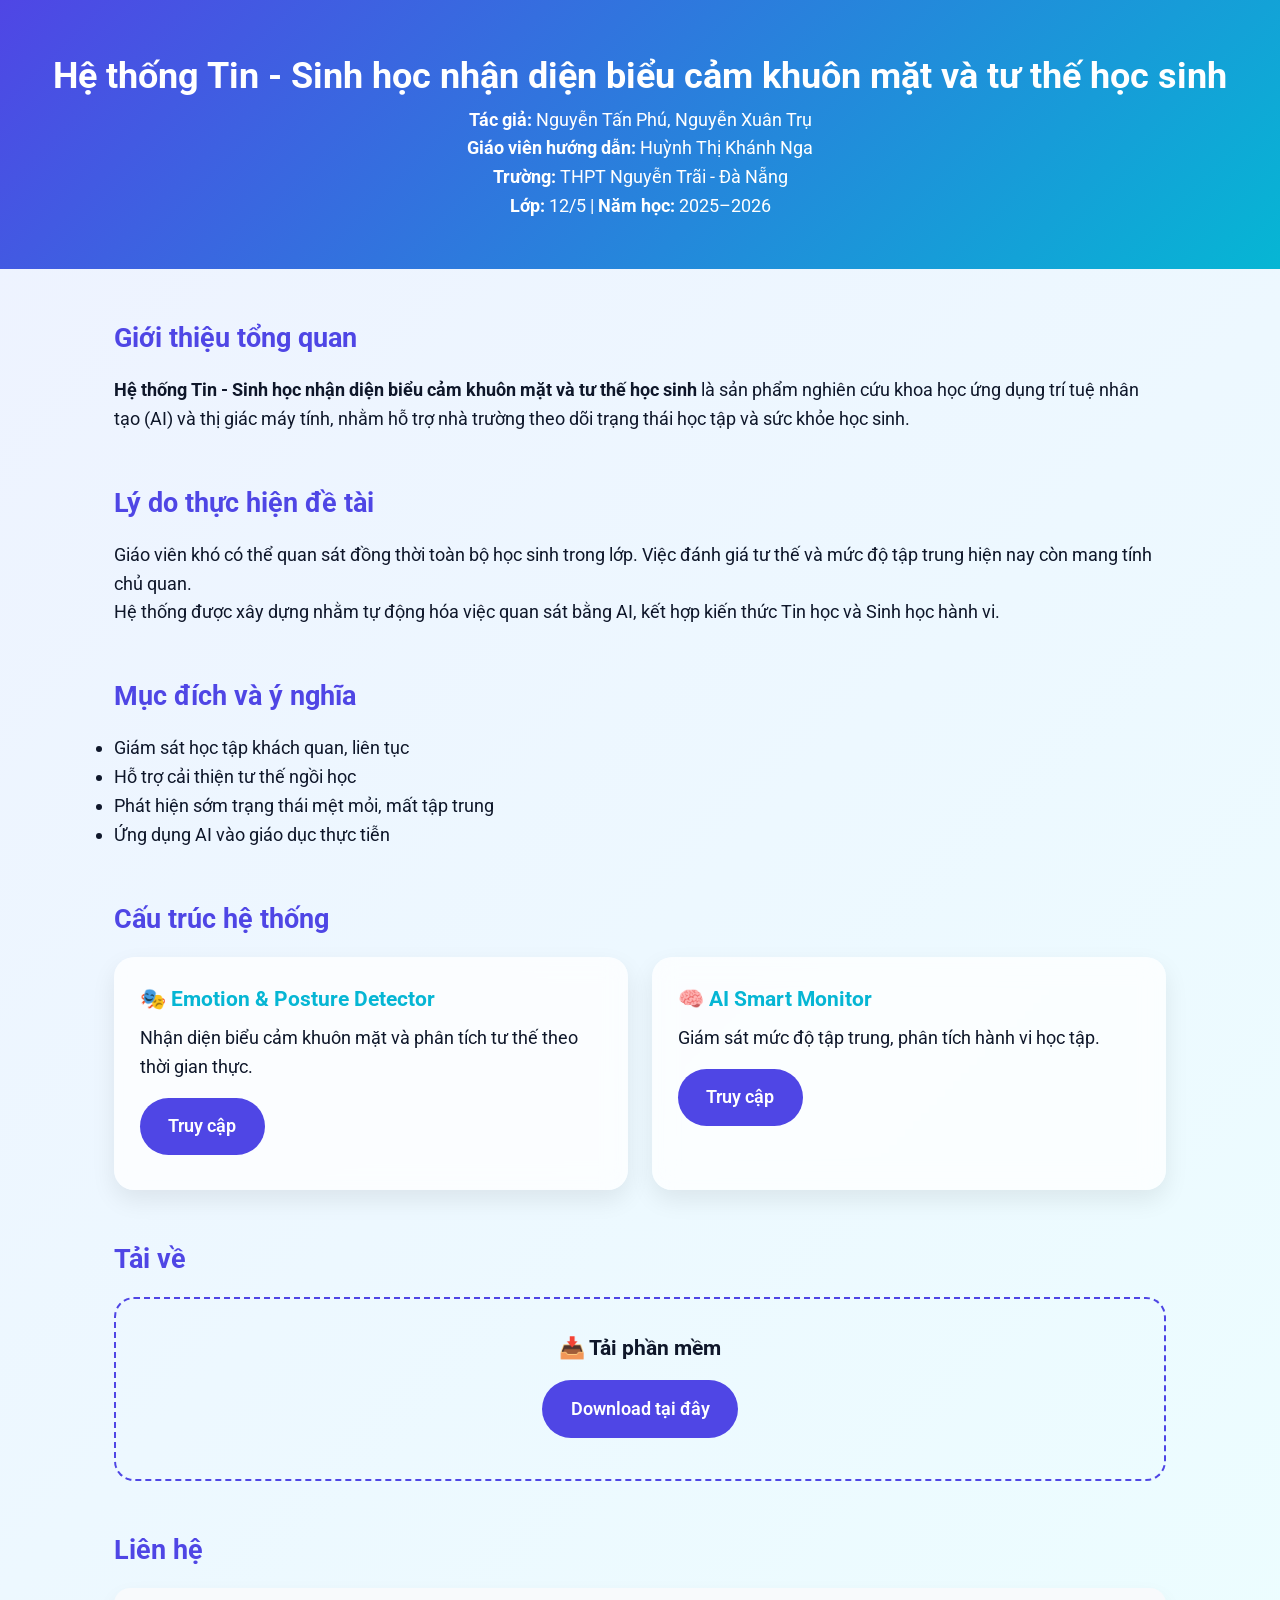
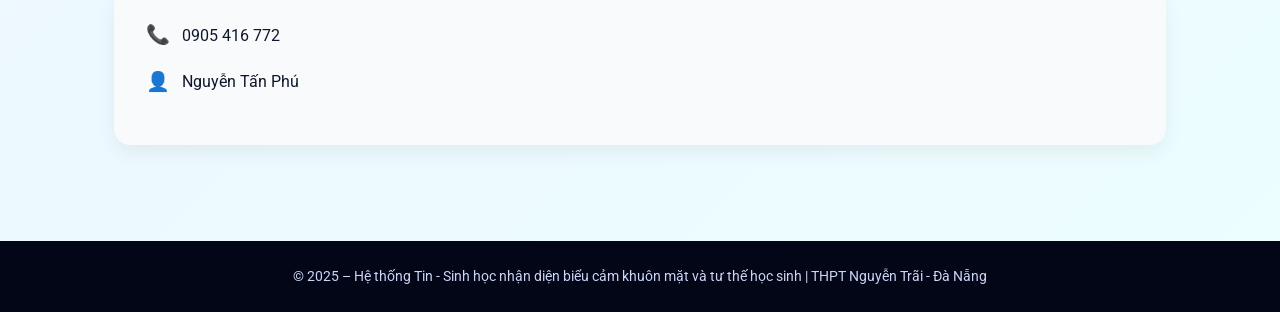
<file: index.html>
<!DOCTYPE html>
<html lang="vi">
<head>
  <meta charset="UTF-8" />
  <meta name="viewport" content="width=device-width, initial-scale=1.0" />
  <title>Hệ thống Tin - Sinh học nhận diện biểu cảm và tư thế học sinh</title>

  <link rel="icon" href="Emotion + Posture Detector v5.0.ico" type="image/x-icon">
  <link href="https://fonts.googleapis.com/css2?family=Roboto:wght@400;500;700&display=swap" rel="stylesheet">
  <link rel="stylesheet" href="style.css">
</head>

<body>

<header>
  <h1>Hệ thống Tin - Sinh học nhận diện biểu cảm khuôn mặt và tư thế học sinh</h1>
  <div class="meta">
    <p><strong>Tác giả:</strong> Nguyễn Tấn Phú, Nguyễn Xuân Trụ</p>
    <p><strong>Giáo viên hướng dẫn:</strong> Huỳnh Thị Khánh Nga</p>
    <p><strong>Trường:</strong> THPT Nguyễn Trãi - Đà Nẵng</p>
    <p><strong>Lớp:</strong> 12/5 | <strong>Năm học:</strong> 2025–2026</p>
  </div>
</header>

<main class="container">

  <section class="section reveal">
    <h2>Giới thiệu tổng quan</h2>
    <p>
      <strong>Hệ thống Tin - Sinh học nhận diện biểu cảm khuôn mặt và tư thế học sinh</strong>
      là sản phẩm nghiên cứu khoa học ứng dụng trí tuệ nhân tạo (AI) và thị giác máy tính,
      nhằm hỗ trợ nhà trường theo dõi trạng thái học tập và sức khỏe học sinh.
    </p>
  </section>

  <section class="section reveal">
    <h2>Lý do thực hiện đề tài</h2>
    <p>
      Giáo viên khó có thể quan sát đồng thời toàn bộ học sinh trong lớp.
      Việc đánh giá tư thế và mức độ tập trung hiện nay còn mang tính chủ quan.
    </p>
    <p>
      Hệ thống được xây dựng nhằm tự động hóa việc quan sát bằng AI,
      kết hợp kiến thức Tin học và Sinh học hành vi.
    </p>
  </section>

  <section class="section reveal">
    <h2>Mục đích và ý nghĩa</h2>
    <ul>
      <li>Giám sát học tập khách quan, liên tục</li>
      <li>Hỗ trợ cải thiện tư thế ngồi học</li>
      <li>Phát hiện sớm trạng thái mệt mỏi, mất tập trung</li>
      <li>Ứng dụng AI vào giáo dục thực tiễn</li>
    </ul>
  </section>

  <section class="section reveal">
    <h2>Cấu trúc hệ thống</h2>

    <div class="cards">
      <div class="card">
        <h3>🎭 Emotion & Posture Detector</h3>
        <p>Nhận diện biểu cảm khuôn mặt và phân tích tư thế theo thời gian thực.</p>
        <a href="emotion_posture_detector.html" class="download-btn" target="_blank">Truy cập</a>
      </div>

      <div class="card">
        <h3>🧠 AI Smart Monitor</h3>
        <p>Giám sát mức độ tập trung, phân tích hành vi học tập.</p>
        <a href="ai_smart_monitor.html" class="download-btn" target="_blank">Truy cập</a>
      </div>
    </div>
  </section>

  <section class="section reveal">
    <h2>Tải về</h2>
    <div class="download-box">
      <h3>📥 Tải phần mềm</h3>
      <a href="https://github.com/phu759042-source/EPD---Info/releases/download/he-thong-tin-sinh-hoc/he_thong_tin_sinh_hoc_installer.exe"
         class="download-btn">
        Download tại đây
      </a>
    </div>
  </section>

  <section class="section reveal">
  <h2>Liên hệ</h2>

  <div class="contact-card">

    <div class="contact-item">
      <span class="icon">📞</span>
      <span>0905 416 772</span>
    </div>

    <div class="contact-item">
      <span class="icon">👤</span>
      <span>Nguyễn Tấn Phú</span>
    </div>
  </div>
</section>
</main>

<footer>
  <p>© 2025 – Hệ thống Tin - Sinh học nhận diện biểu cảm khuôn mặt và tư thế học sinh | THPT Nguyễn Trãi - Đà Nẵng</p>
</footer>

<script src="animation.js"></script>
</body>
</html>
</file>
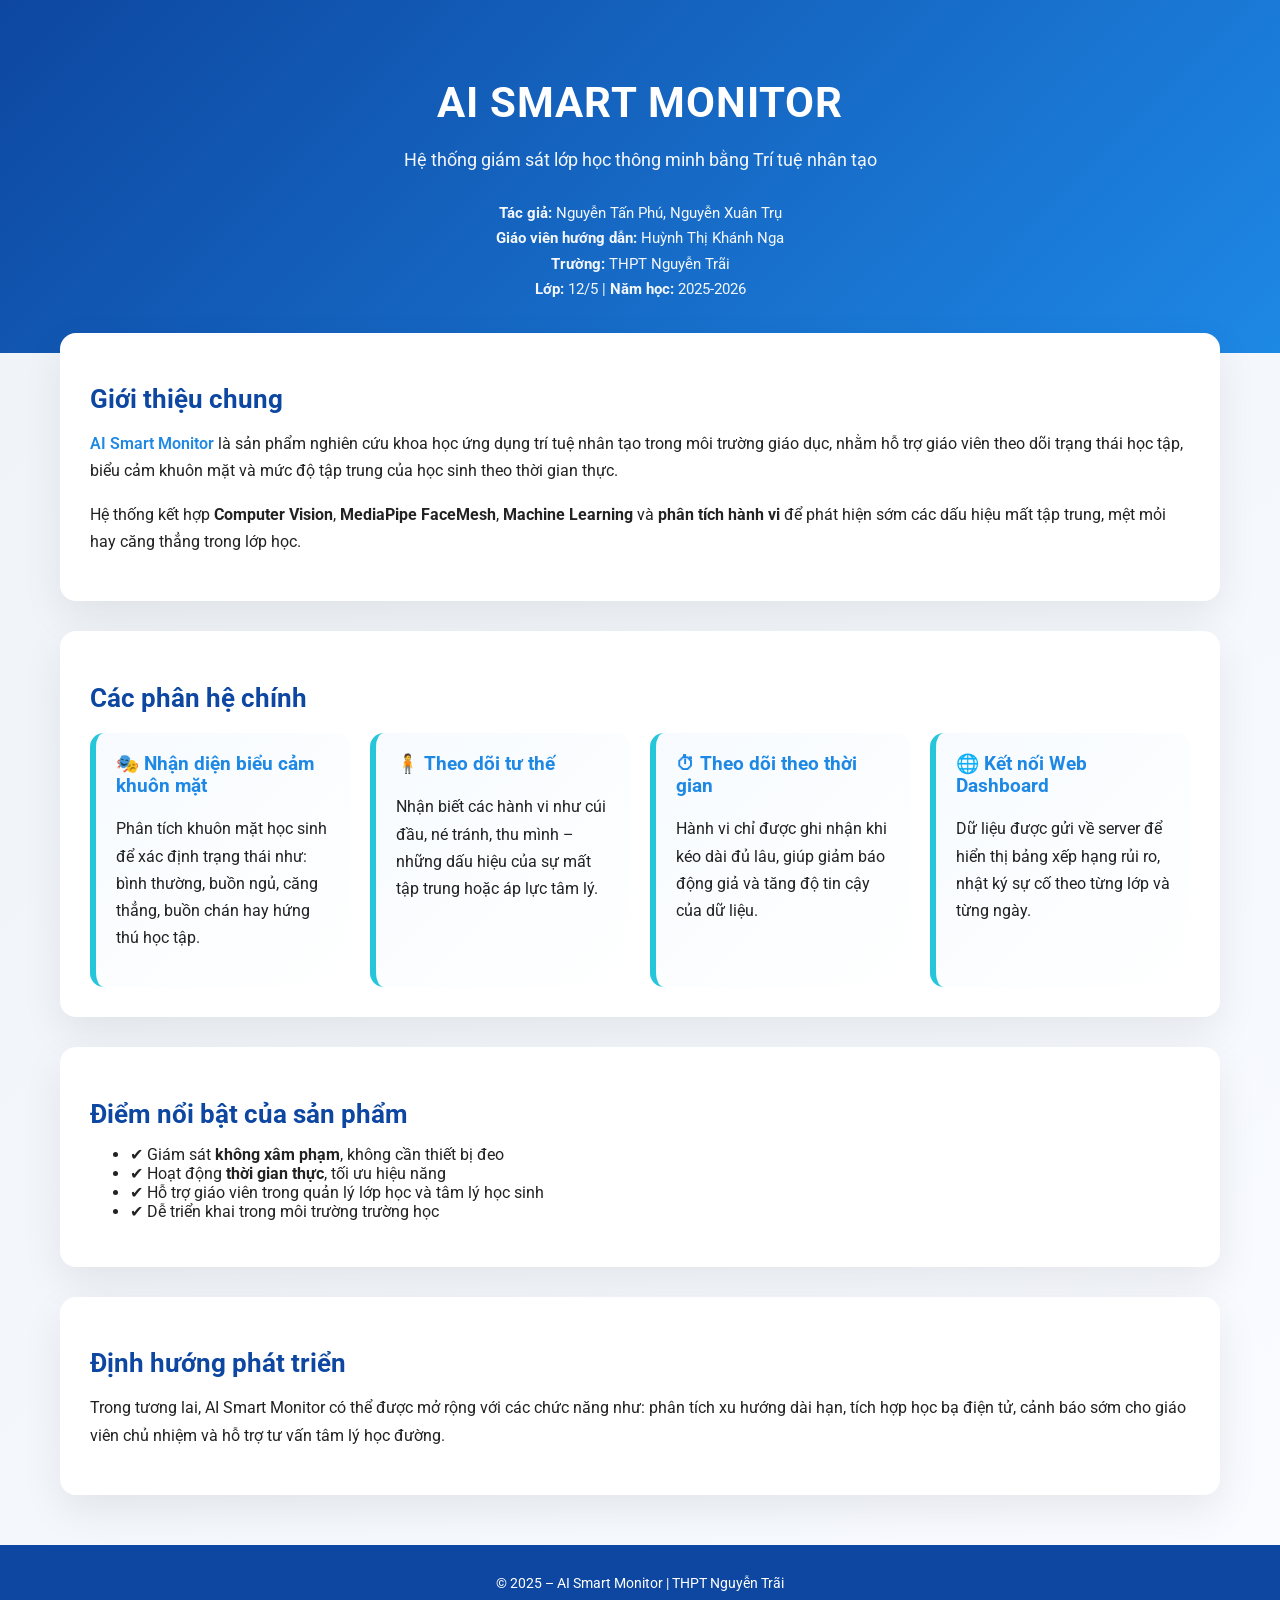
<file: ai_smart_monitor.html>
<!DOCTYPE html>
<html lang="vi">
<head>
  <meta charset="UTF-8" />
  <title>AI Smart Monitor – Hệ thống giám sát lớp học thông minh</title>
  <link rel="icon" href="AI Smart Monitor.ico" type="image/x-icon">
  <meta name="viewport" content="width=device-width, initial-scale=1.0" />
  <link href="https://fonts.googleapis.com/css2?family=Roboto:wght@400;500;700&display=swap" rel="stylesheet">
  <style>
    :root {
      --primary: #1e88e5;
      --secondary: #0d47a1;
      --accent: #26c6da;
      --bg: #f4f7fb;
      --card: #ffffff;
    }

    * { box-sizing: border-box; }

    body {
      margin: 0;
      font-family: 'Roboto', Arial, sans-serif;
      background: linear-gradient(135deg, #eef3f8, #f9fbff);
      color: #222;
    }

    header {
      background: linear-gradient(135deg, var(--secondary), var(--primary));
      color: white;
      padding: 50px 20px;
      text-align: center;
    }

    header h1 {
      font-size: 42px;
      margin-bottom: 10px;
      letter-spacing: 1px;
    }

    header p {
      font-size: 18px;
      opacity: 0.95;
    }

    .meta {
      margin-top: 25px;
      font-size: 15px;
      line-height: 1.7;
      opacity: 0.95;
    }

    .container {
      max-width: 1200px;
      margin: -40px auto 0;
      padding: 20px;
    }

    .card {
      background: var(--card);
      border-radius: 16px;
      padding: 30px;
      box-shadow: 0 15px 40px rgba(0,0,0,0.08);
      margin-bottom: 30px;
    }

    h2 {
      color: var(--secondary);
      margin-bottom: 15px;
      font-size: 26px;
    }

    p {
      line-height: 1.7;
      font-size: 16px;
    }

    .features {
      display: grid;
      grid-template-columns: repeat(auto-fit, minmax(250px, 1fr));
      gap: 20px;
      margin-top: 20px;
    }

    .feature {
      background: linear-gradient(135deg, #f7fbff, #ffffff);
      border-radius: 14px;
      padding: 20px;
      border-left: 6px solid var(--accent);
      transition: transform 0.2s ease, box-shadow 0.2s ease;
    }

    .feature:hover {
      transform: translateY(-5px);
      box-shadow: 0 10px 25px rgba(0,0,0,0.1);
    }

    .feature h3 {
      margin-top: 0;
      color: var(--primary);
    }

    footer {
      text-align: center;
      padding: 30px 15px;
      background: #0d47a1;
      color: white;
      font-size: 14px;
    }

    .highlight {
      color: var(--primary);
      font-weight: 600;
    }
  </style>
  <link rel="stylesheet" href="subpage-style.css">
</head>
<body>

<header>
  <h1>AI SMART MONITOR</h1>
  <p>Hệ thống giám sát lớp học thông minh bằng Trí tuệ nhân tạo</p>

  <div class="meta">
    <div><strong>Tác giả:</strong> Nguyễn Tấn Phú, Nguyễn Xuân Trụ</div>
    <div><strong>Giáo viên hướng dẫn:</strong> Huỳnh Thị Khánh Nga</div>
    <div><strong>Trường:</strong> THPT Nguyễn Trãi</div>
    <div><strong>Lớp:</strong> 12/5 | <strong>Năm học:</strong> 2025-2026</div>
  </div>
</header>

<div class="container">

  <div class="card">
    <h2>Giới thiệu chung</h2>
    <p>
      <span class="highlight">AI Smart Monitor</span> là sản phẩm nghiên cứu khoa học ứng dụng trí tuệ nhân tạo
      trong môi trường giáo dục, nhằm hỗ trợ giáo viên theo dõi trạng thái học tập,
      biểu cảm khuôn mặt và mức độ tập trung của học sinh theo thời gian thực.
    </p>
    <p>
      Hệ thống kết hợp <strong>Computer Vision</strong>, <strong>MediaPipe FaceMesh</strong>,
      <strong>Machine Learning</strong> và <strong>phân tích hành vi</strong>
      để phát hiện sớm các dấu hiệu mất tập trung, mệt mỏi hay căng thẳng trong lớp học.
    </p>
  </div>

  <div class="card">
    <h2>Các phân hệ chính</h2>
    <div class="features">
      <div class="feature">
        <h3>🎭 Nhận diện biểu cảm khuôn mặt</h3>
        <p>
          Phân tích khuôn mặt học sinh để xác định trạng thái như: bình thường,
          buồn ngủ, căng thẳng, buồn chán hay hứng thú học tập.
        </p>
      </div>
      <div class="feature">
        <h3>🧍 Theo dõi tư thế</h3>
        <p>
          Nhận biết các hành vi như cúi đầu, né tránh, thu mình – những dấu hiệu
          của sự mất tập trung hoặc áp lực tâm lý.
        </p>
      </div>
      <div class="feature">
        <h3>⏱ Theo dõi theo thời gian</h3>
        <p>
          Hành vi chỉ được ghi nhận khi kéo dài đủ lâu, giúp giảm báo động giả
          và tăng độ tin cậy của dữ liệu.
        </p>
      </div>
      <div class="feature">
        <h3>🌐 Kết nối Web Dashboard</h3>
        <p>
          Dữ liệu được gửi về server để hiển thị bảng xếp hạng rủi ro,
          nhật ký sự cố theo từng lớp và từng ngày.
        </p>
      </div>
    </div>
  </div>

  <div class="card">
    <h2>Điểm nổi bật của sản phẩm</h2>
    <ul>
      <li>✔ Giám sát <strong>không xâm phạm</strong>, không cần thiết bị đeo</li>
      <li>✔ Hoạt động <strong>thời gian thực</strong>, tối ưu hiệu năng</li>
      <li>✔ Hỗ trợ giáo viên trong quản lý lớp học và tâm lý học sinh</li>
      <li>✔ Dễ triển khai trong môi trường trường học</li>
    </ul>
  </div>

  <div class="card">
    <h2>Định hướng phát triển</h2>
    <p>
      Trong tương lai, AI Smart Monitor có thể được mở rộng với các chức năng như:
      phân tích xu hướng dài hạn, tích hợp học bạ điện tử, cảnh báo sớm cho giáo viên
      chủ nhiệm và hỗ trợ tư vấn tâm lý học đường.
    </p>
  </div>

</div>

<footer>
  © 2025 – AI Smart Monitor | THPT Nguyễn Trãi
</footer>
<script src="subpage-animation.js"></script>
</body>
</html>
</file>
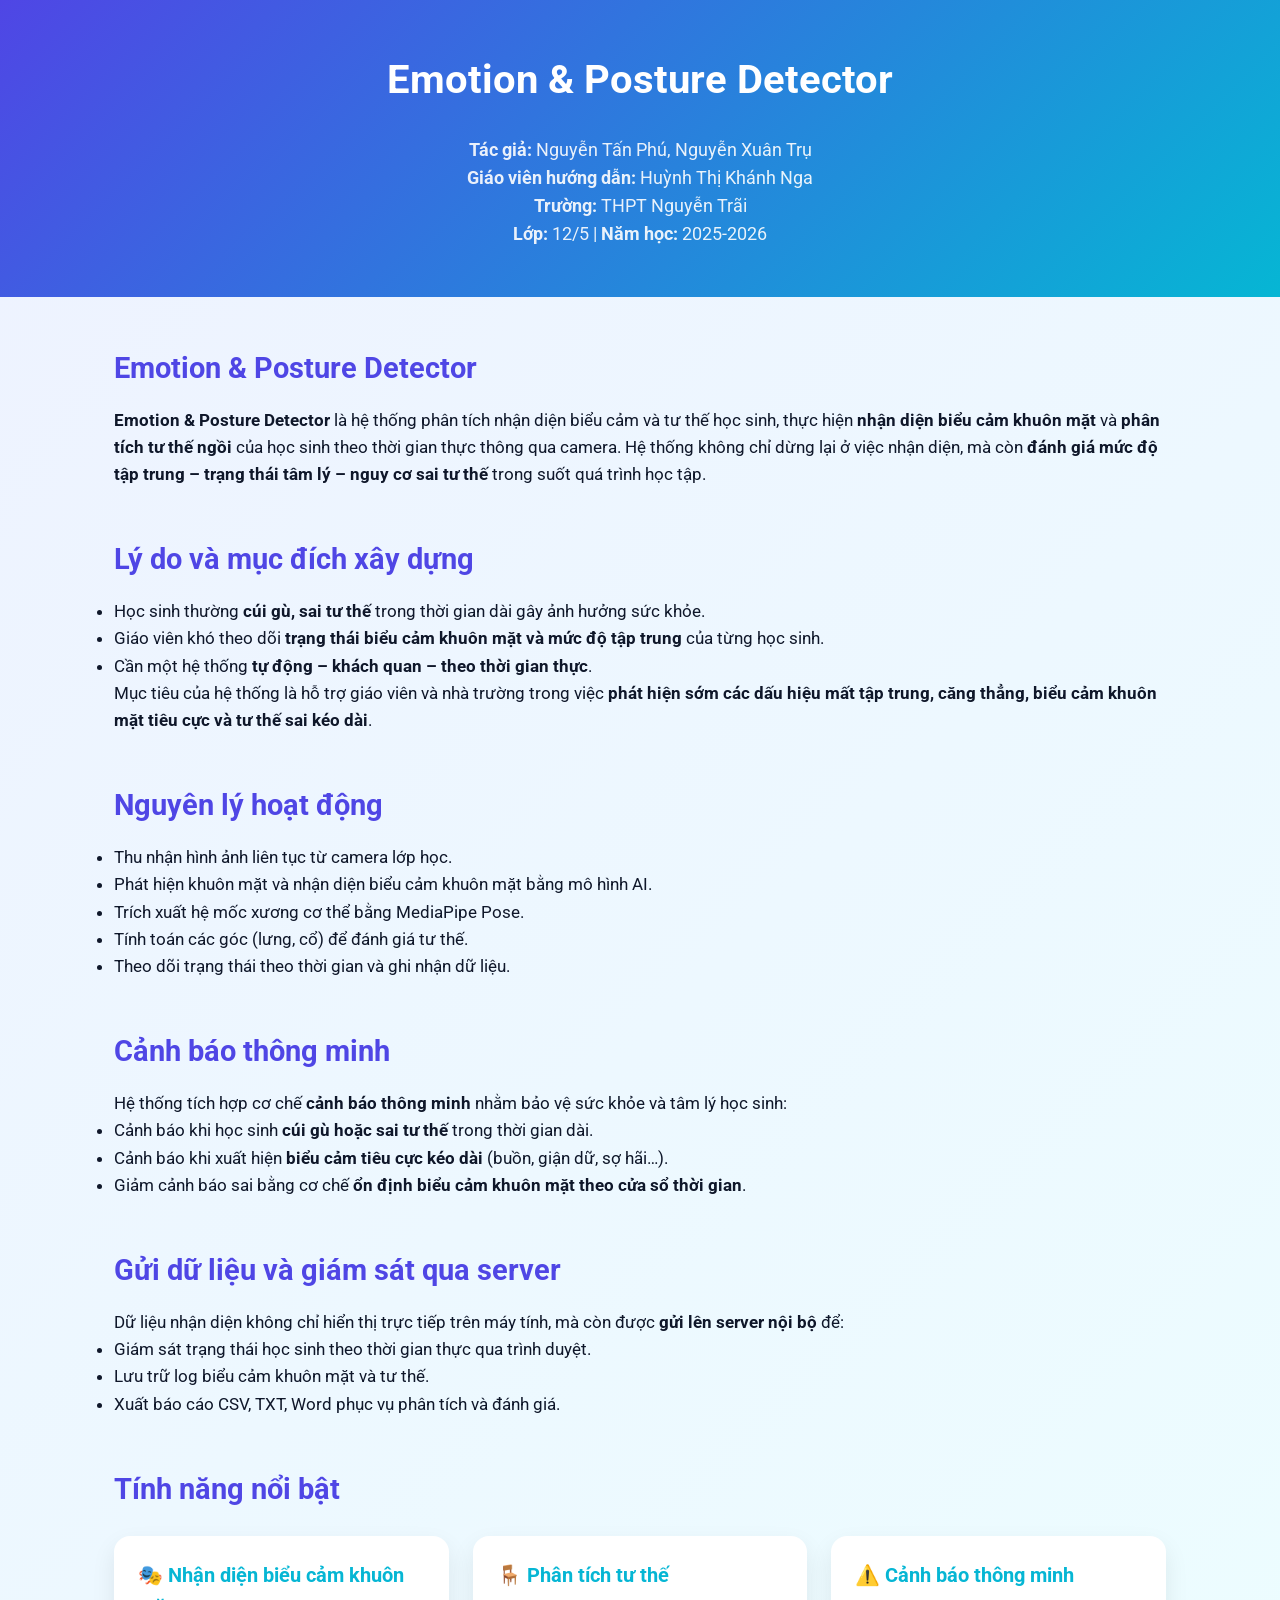
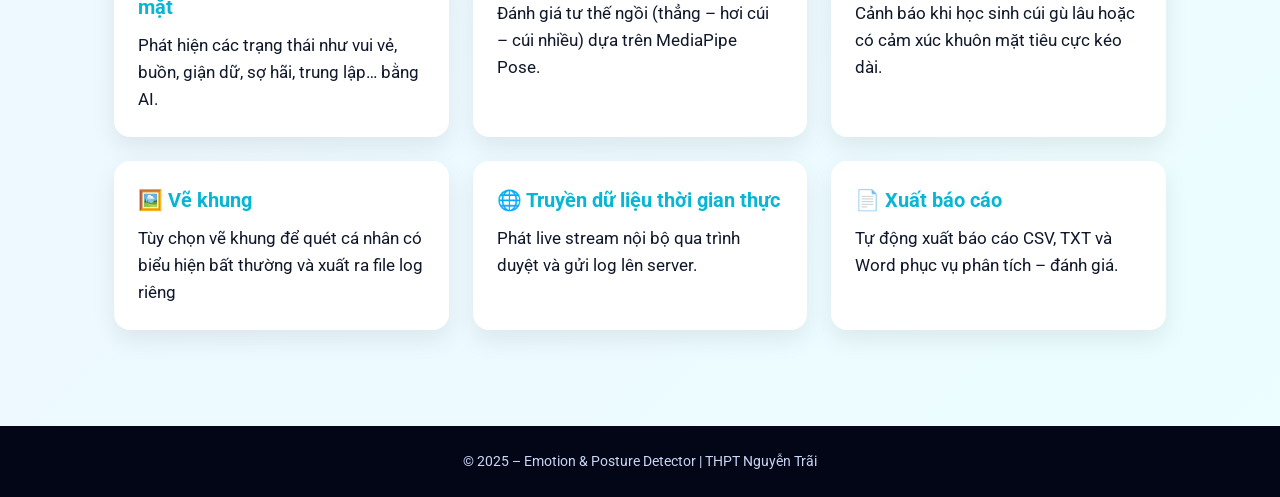
<file: emotion_posture_detector.html>
<!DOCTYPE html>
<html lang="vi">
<head>
  <meta charset="UTF-8" />
  <meta name="viewport" content="width=device-width, initial-scale=1.0" />
  <title>Emotion & Posture Detector</title>
  <link rel="icon" href="Emotion + Posture Detector v4.0.ico" type="image/x-icon">
  <link href="https://fonts.googleapis.com/css2?family=Roboto:wght@400;500;700&display=swap" rel="stylesheet">
  <style>
    :root {
      --primary: #4f46e5;
      --secondary: #06b6d4;
      --dark: #0f172a;
      --light: #f8fafc;
      --card: #ffffff;
    }

    * {
      box-sizing: border-box;
      margin: 0;
      padding: 0;
    }

    body {
      font-family: 'Roboto', Arial, sans-serif;
      font-size: 17px;
      background: linear-gradient(135deg, #eef2ff, #ecfeff);
      color: var(--dark);
      line-height: 1.6;
    }

    header {
      background: linear-gradient(135deg, var(--primary), var(--secondary));
      color: white;
      padding: 3rem 1.5rem;
      text-align: center;
    }

    header h1 {
      font-size: 2.5rem;
      margin-bottom: 1rem;
    }

    header p {
      font-size: 1.1rem;
      opacity: 0.95;
    }

    .meta {
      margin-top: 1.5rem;
      font-size: 0.95rem;
      opacity: 0.95;
    }

    .container {
      max-width: 1100px;
      margin: auto;
      padding: 3rem 1.5rem;
    }

    .section {
      margin-bottom: 3rem;
    }

    .section h2 {
      font-size: 1.8rem;
      margin-bottom: 1rem;
      color: var(--primary);
    }

    .cards {
      display: grid;
      grid-template-columns: repeat(auto-fit, minmax(250px, 1fr));
      gap: 1.5rem;
      margin-top: 1.5rem;
    }

    .card {
      background: var(--card);
      border-radius: 16px;
      padding: 1.5rem;
      box-shadow: 0 10px 25px rgba(0,0,0,0.08);
      transition: transform 0.25s ease, box-shadow 0.25s ease;
    }

    .card:hover {
      transform: translateY(-6px);
      box-shadow: 0 18px 35px rgba(0,0,0,0.12);
    }

    .card h3 {
      margin-bottom: 0.5rem;
      color: var(--secondary);
    }

    .download-box {
      background: linear-gradient(135deg, #ffffff, #f1f5f9);
      border: 2px dashed var(--primary);
      border-radius: 20px;
      padding: 2rem;
      text-align: center;
      margin-top: 2rem;
    }

    .download-box h3 {
      margin-bottom: 0.75rem;
      color: var(--primary);
    }

    .download-placeholder {
      display: inline-block;
      margin-top: 1rem;
      padding: 0.9rem 1.8rem;
      background: var(--primary);
      color: white;
      border-radius: 999px;
      font-weight: 600;
      text-decoration: none;
      opacity: 0.85;
    }

    .download-placeholder:hover {
      opacity: 1;
    }

    footer {
      background: #020617;
      color: #cbd5f5;
      text-align: center;
      padding: 1.5rem;
      font-size: 0.9rem;
    }
    a{
      color: black;
    }
  </style>
  <link rel="stylesheet" href="subpage-style.css">
</head>
<body>

  <header>
    <h1>Emotion & Posture Detector</h1>
    <div class="meta">
      <p><strong>Tác giả:</strong> Nguyễn Tấn Phú, Nguyễn Xuân Trụ</p>
      <p><strong>Giáo viên hướng dẫn:</strong> Huỳnh Thị Khánh Nga</p>
      <p><strong>Trường:</strong> THPT Nguyễn Trãi</p>
      <p><strong>Lớp:</strong> 12/5 | <strong>Năm học:</strong> 2025-2026</p>
    </div>
  </header>

  <main class="container">

  <!-- ===== EMOTION & POSTURE DETECTOR ===== -->
  <section class="section">
    <h2>Emotion & Posture Detector</h2>
    <p>
      <strong>Emotion & Posture Detector</strong> là hệ thống phân tích nhận diện biểu cảm và tư thế học sinh, thực hiện <b>nhận diện biểu cảm khuôn mặt</b> và <b>phân tích tư thế ngồi</b>
      của học sinh theo thời gian thực thông qua camera.
      Hệ thống không chỉ dừng lại ở việc nhận diện, mà còn
      <b>đánh giá mức độ tập trung – trạng thái tâm lý – nguy cơ sai tư thế</b>
      trong suốt quá trình học tập.
    </p>
  </section>

  <!-- ===== LÝ DO & MỤC ĐÍCH ===== -->
  <section class="section">
    <h2>Lý do và mục đích xây dựng</h2>
    <ul>
      <li>Học sinh thường <b>cúi gù, sai tư thế</b> trong thời gian dài gây ảnh hưởng sức khỏe.</li>
      <li>Giáo viên khó theo dõi <b>trạng thái biểu cảm khuôn mặt và mức độ tập trung</b> của từng học sinh.</li>
      <li>Cần một hệ thống <b>tự động – khách quan – theo thời gian thực</b>.</li>
    </ul>
    <p>
      Mục tiêu của hệ thống là hỗ trợ giáo viên và nhà trường
      trong việc <b>phát hiện sớm các dấu hiệu mất tập trung, căng thẳng,
      biểu cảm khuôn mặt tiêu cực và tư thế sai kéo dài</b>.
    </p>
  </section>

  <!-- ===== NGUYÊN LÝ HOẠT ĐỘNG ===== -->
  <section class="section">
    <h2>Nguyên lý hoạt động</h2>
    <ul>
      <li>Thu nhận hình ảnh liên tục từ camera lớp học.</li>
      <li>Phát hiện khuôn mặt và nhận diện biểu cảm khuôn mặt bằng mô hình AI.</li>
      <li>Trích xuất hệ mốc xương cơ thể bằng MediaPipe Pose.</li>
      <li>Tính toán các góc (lưng, cổ) để đánh giá tư thế.</li>
      <li>Theo dõi trạng thái theo thời gian và ghi nhận dữ liệu.</li>
    </ul>
  </section>

  <!-- ===== CẢNH BÁO THÔNG MINH ===== -->
  <section class="section">
    <h2>Cảnh báo thông minh</h2>
    <p>
      Hệ thống tích hợp cơ chế <b>cảnh báo thông minh</b> nhằm bảo vệ sức khỏe
      và tâm lý học sinh:
    </p>
    <ul>
      <li>Cảnh báo khi học sinh <b>cúi gù hoặc sai tư thế</b> trong thời gian dài.</li>
      <li>Cảnh báo khi xuất hiện <b>biểu cảm tiêu cực kéo dài</b>
          (buồn, giận dữ, sợ hãi…).</li>
      <li>Giảm cảnh báo sai bằng cơ chế <b>ổn định biểu cảm khuôn mặt theo cửa sổ thời gian</b>.</li>
    </ul>
  </section>

  <!-- ===== GỬI DỮ LIỆU & SERVER ===== -->
  <section class="section">
    <h2>Gửi dữ liệu và giám sát qua server</h2>
    <p>
      Dữ liệu nhận diện không chỉ hiển thị trực tiếp trên máy tính,
      mà còn được <b>gửi lên server nội bộ</b> để:
    </p>
    <ul>
      <li>Giám sát trạng thái học sinh theo thời gian thực qua trình duyệt.</li>
      <li>Lưu trữ log biểu cảm khuôn mặt và tư thế.</li>
      <li>Xuất báo cáo CSV, TXT, Word phục vụ phân tích và đánh giá.</li>
    </ul>
  </section>

  <!-- ===== CÔNG NGHỆ ===== -->
  <section class="section">
    <h2>Tính năng nổi bật</h2>
    <div class="cards">
      <div class="card">
        <h3>🎭 Nhận diện biểu cảm khuôn mặt</h3>
        <p>Phát hiện các trạng thái như vui vẻ, buồn, giận dữ, sợ hãi, trung lập… bằng AI.</p>
      </div>
      <div class="card">
        <h3>🪑 Phân tích tư thế</h3>
        <p>Đánh giá tư thế ngồi (thẳng – hơi cúi – cúi nhiều) dựa trên MediaPipe Pose.</p>
      </div>
      <div class="card">
          <h3>⚠️ Cảnh báo thông minh</h3>
          <p>Cảnh báo khi học sinh cúi gù lâu hoặc có cảm xúc khuôn mặt tiêu cực kéo dài.</p>
        </div>
      <div class="card">
        <h3>🖼️ Vẽ khung</h3>
        <p>Tùy chọn vẽ khung để quét cá nhân có biểu hiện bất thường và xuất ra file log riêng</p>
      </div>
      <div class="card">
        <h3>🌐 Truyền dữ liệu thời gian thực</h3>
        <p>Phát live stream nội bộ qua trình duyệt và gửi log lên server.</p>
      </div>
      <div class="card">
          <h3>📄 Xuất báo cáo</h3>
          <p>Tự động xuất báo cáo CSV, TXT và Word phục vụ phân tích – đánh giá.</p>
      </div>
    </div>
  </section>

</main>




  <footer>
    <p>© 2025 – Emotion & Posture Detector | THPT Nguyễn Trãi</p>
  </footer>
  <script src="subpage-animation.js"></script>

</body>
</html>
</file>
<file: style.css>
:root {
  --primary: #4f46e5;
  --secondary: #06b6d4;
  --dark: #0f172a;
  --card: rgba(255,255,255,0.75);
}

* {
  box-sizing: border-box;
  margin: 0;
  padding: 0;
}

html {
  scroll-behavior: smooth;
}

body {
  font-family: 'Roboto', Arial, sans-serif;
  font-size: 18px;
  background: linear-gradient(135deg, #eef2ff, #ecfeff);
  color: var(--dark);
  line-height: 1.6;
}

header {
  background: linear-gradient(135deg, var(--primary), var(--secondary));
  color: white;
  padding: 3rem 1.5rem;
  text-align: center;
  animation: fadeSlideDown 1s ease-out;
}

@keyframes fadeSlideDown {
  from {
    opacity: 0;
    transform: translateY(-30px);
  }
  to {
    opacity: 1;
    transform: translateY(0);
  }
}

.container {
  max-width: 1100px;
  margin: auto;
  padding: 3rem 1.5rem;
}

.section {
  margin-bottom: 3rem;
}

.section h2 {
  color: var(--primary);
  margin-bottom: 1rem;
}

.cards {
  display: grid;
  grid-template-columns: repeat(auto-fit, minmax(260px, 1fr));
  gap: 1.5rem;
}

.card {
  background: var(--card);
  backdrop-filter: blur(12px);
  border-radius: 20px;
  padding: 1.6rem;
  box-shadow: 0 10px 25px rgba(0,0,0,0.08);
  transition: all 0.3s ease;
  position: relative;
  overflow: hidden;
}

.card::before {
  content: "";
  position: absolute;
  inset: 0;
  background: linear-gradient(120deg, transparent, rgba(79,70,229,0.18), transparent);
  opacity: 0;
  transition: opacity 0.3s;
}

.card:hover {
  transform: translateY(-6px);
}

.card:hover::before {
  opacity: 1;
}

.card h3 {
  color: var(--secondary);
  margin-bottom: 0.5rem;
}

.download-box {
  border: 2px dashed var(--primary);
  border-radius: 20px;
  padding: 2rem;
  text-align: center;
}

.download-btn {
  display: inline-block;
  margin-top: 1rem;
  padding: 0.9rem 1.8rem;
  background: var(--primary);
  color: white;
  border-radius: 999px;
  font-weight: 600;
  text-decoration: none;
  position: relative;
  overflow: hidden;
}

.download-btn::after {
  content: "";
  position: absolute;
  inset: 0;
  background: linear-gradient(90deg, transparent, rgba(255,255,255,0.6), transparent);
  transform: translateX(-100%);
}

.download-btn:hover::after {
  animation: shine 0.9s;
}

@keyframes shine {
  to {
    transform: translateX(100%);
  }
}

footer {
  background: #020617;
  color: #cbd5f5;
  text-align: center;
  padding: 1.5rem;
  font-size: 0.9rem;
}

/* SCROLL REVEAL */
.reveal {
  opacity: 0;
  transform: translateY(40px);
  transition: all 0.8s ease;
}

.reveal.active {
  opacity: 1;
  transform: translateY(0);
}

.contact-box {
  background: var(--card);
  backdrop-filter: blur(12px);
  border-radius: 20px;
  padding: 1.6rem;
  box-shadow: 0 10px 25px rgba(0,0,0,0.08);
  max-width: 300px;
}

.contact-box p {
  margin-bottom: 0.6rem;
  font-size: 1rem;
}

.contact-card {
  background: #f8fafc;
  border-radius: 16px;
  padding: 2rem;
  max-width: 1200px;
  box-shadow: 0 8px 20px rgba(0,0,0,0.06);
}

.contact-desc {
  color: #64748b;
  margin-bottom: 1.5rem;
  font-size: 0.95rem;
}

.contact-item {
  display: flex;
  align-items: center;
  gap: 12px;
  margin-bottom: 1rem;
  font-size: 1rem;
}

.icon {
  font-size: 1.2rem;
  color: var(--primary);
}
</file>
<file: subpage-style.css>
/* ===== GLOBAL ===== */
html {
  scroll-behavior: smooth;
}

/* ===== HEADER LOAD ANIMATION ===== */
header {
  animation: fadeSlideDown 1s ease-out;
}

@keyframes fadeSlideDown {
  from {
    opacity: 0;
    transform: translateY(-30px);
  }
  to {
    opacity: 1;
    transform: translateY(0);
  }
}

/* ===== SCROLL REVEAL ===== */
.reveal {
  opacity: 0;
  transform: translateY(40px);
  transition: all 0.8s ease;
}

.reveal.active {
  opacity: 1;
  transform: translateY(0);
}

/* ===== CARD GLOW ===== */
.card,
.feature {
  position: relative;
  overflow: hidden;
}

.card::before,
.feature::before {
  content: "";
  position: absolute;
  inset: 0;
  background: linear-gradient(
    120deg,
    transparent,
    rgba(79,70,229,0.15),
    transparent
  );
  opacity: 0;
  transition: opacity 0.3s;
}

.card:hover::before,
.feature:hover::before {
  opacity: 1;
}

/* ===== BUTTON SHINE (NẾU CÓ) ===== */
a {
  position: relative;
  overflow: hidden;
}

a::after {
  content: "";
  position: absolute;
  inset: 0;
  background: linear-gradient(
    90deg,
    transparent,
    rgba(255,255,255,0.5),
    transparent
  );
  transform: translateX(-100%);
}

a:hover::after {
  animation: shine 0.9s;
}

@keyframes shine {
  to {
    transform: translateX(100%);
  }
}
</file>
